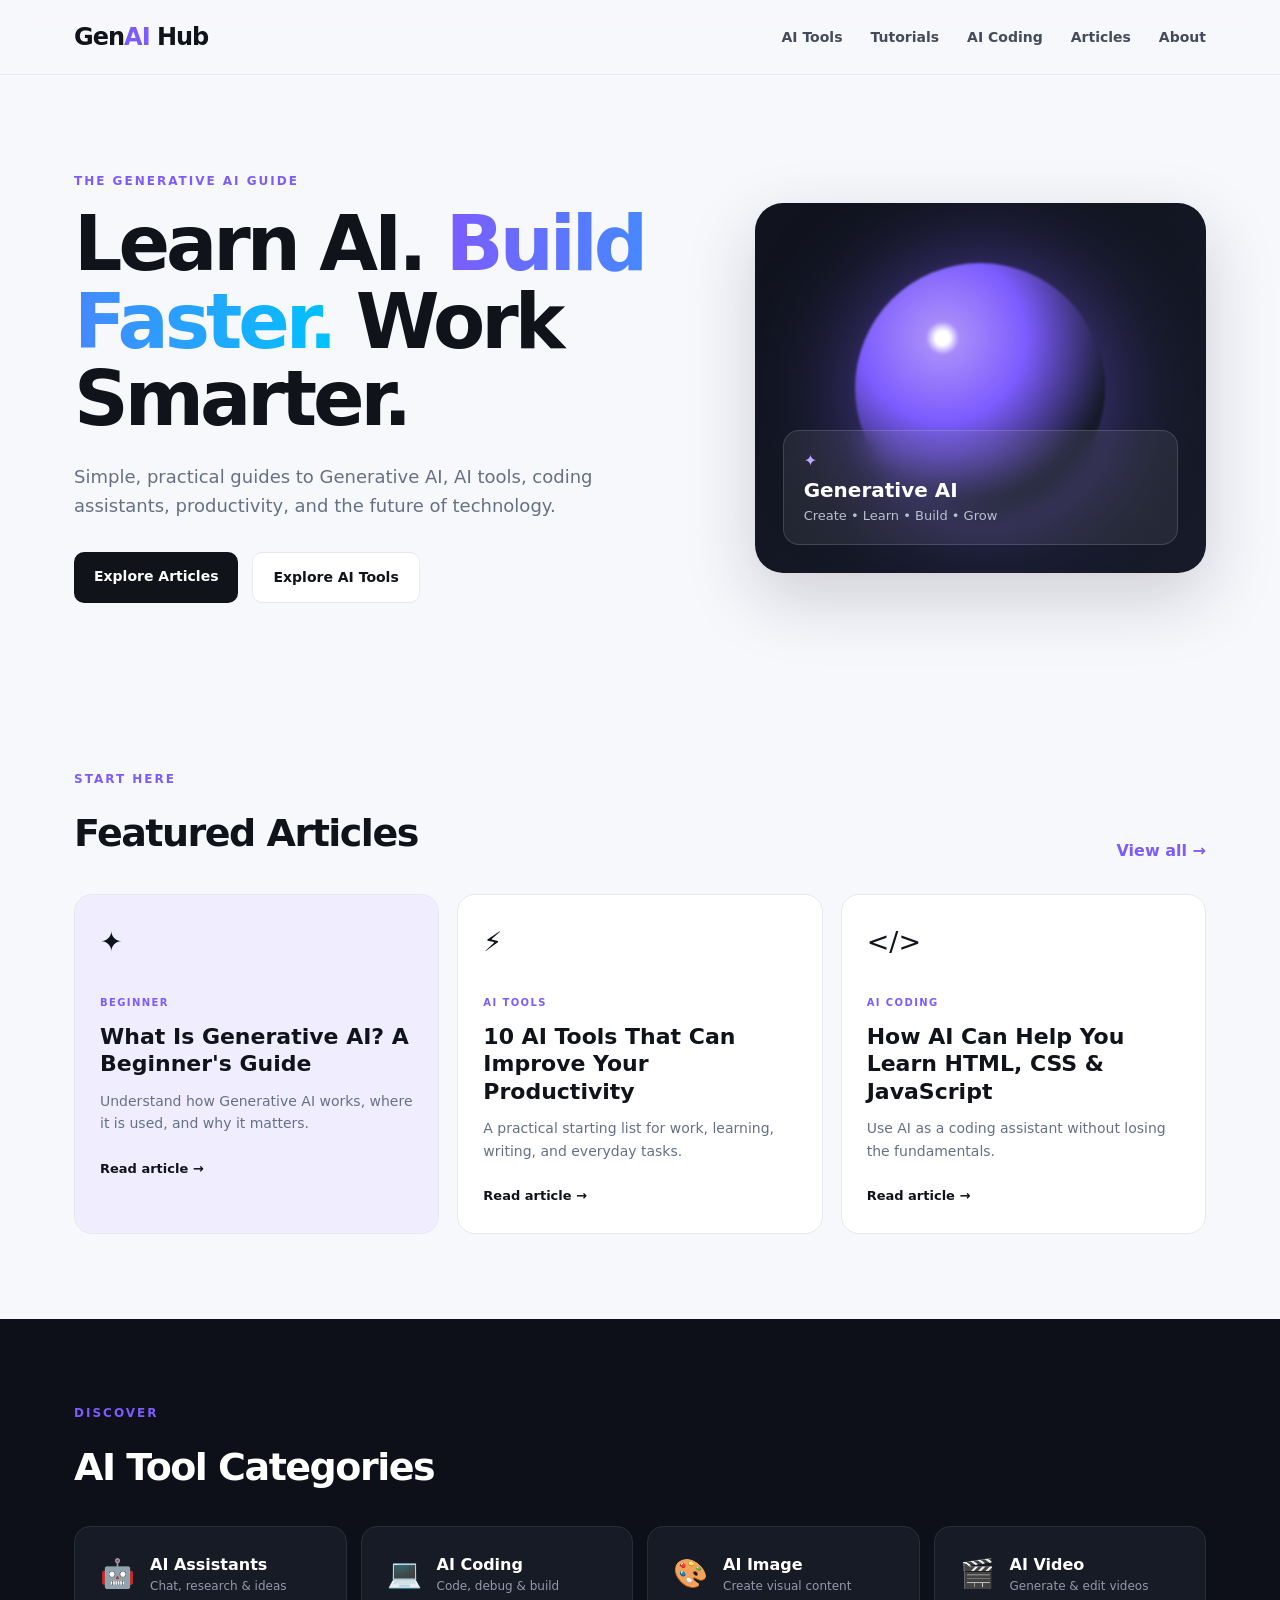
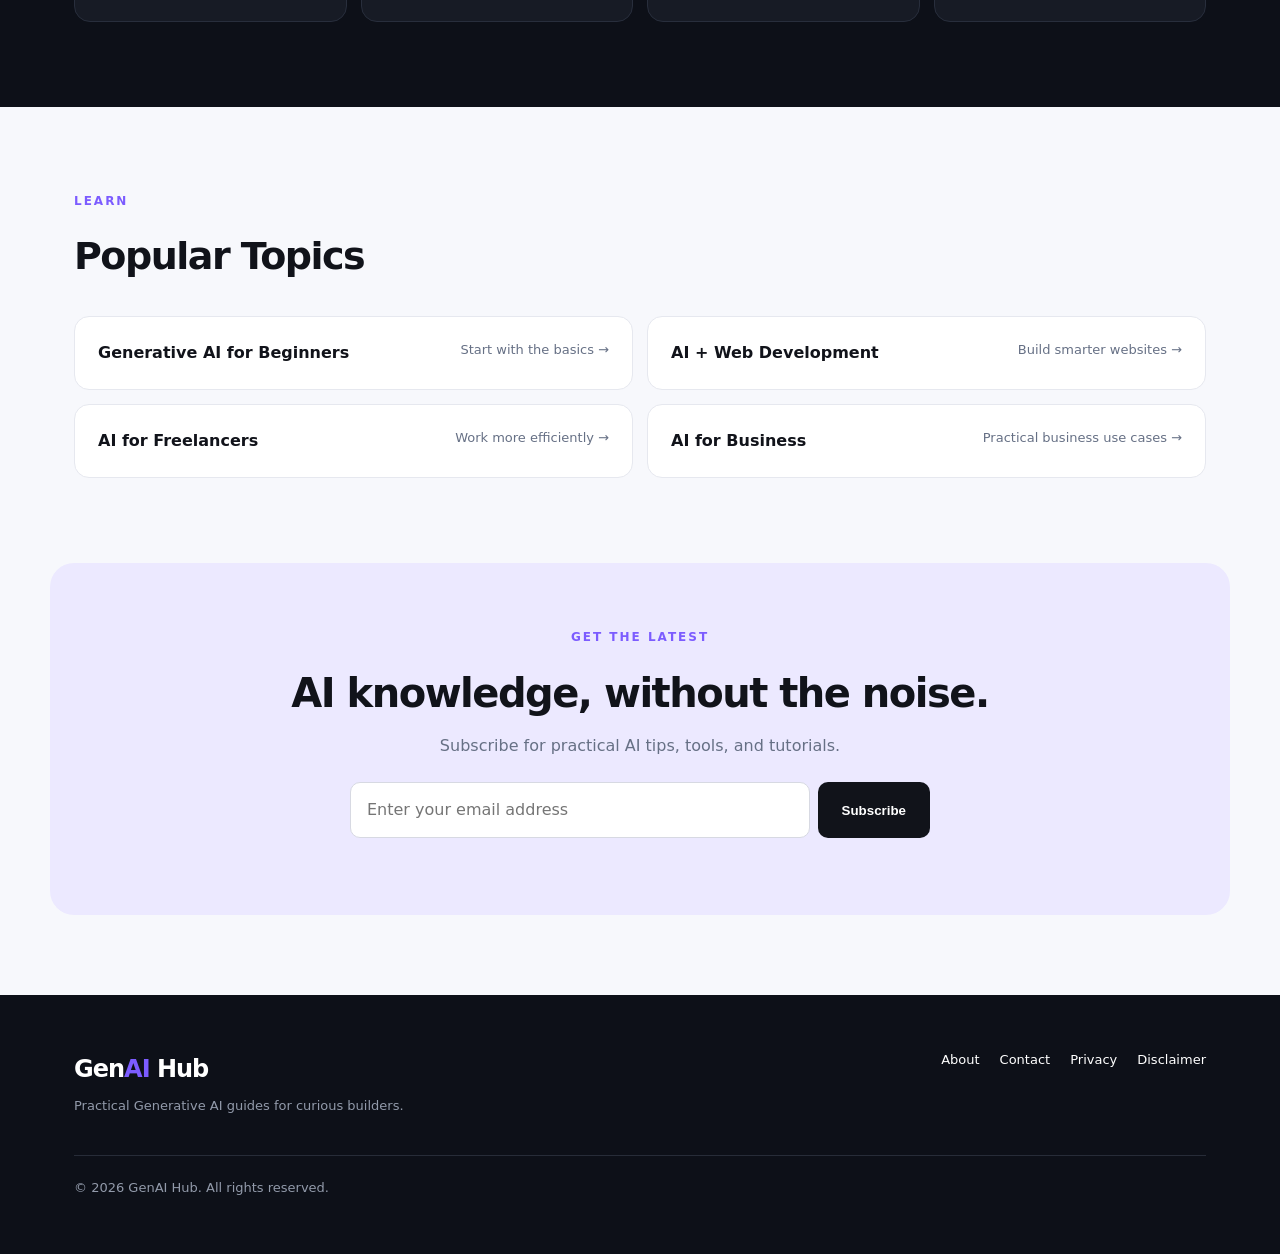
<file: index.html>
<!DOCTYPE html>
<html lang="en">
<head>
  <meta charset="UTF-8">
  <meta name="google-site-verification" content="WGdUQMG9fCwhk9cik7p3cuZQ8x976FnXrrU44WQ16_8" />
  <meta name="viewport" content="width=device-width, initial-scale=1.0">
  <meta name="description" content="GenAI Hub — practical guides, AI tools, coding tutorials, and beginner-friendly Generative AI insights.">
  <meta name="keywords" content="Generative AI, AI tools, AI coding, AI tutorials, artificial intelligence">
  <title>GenAI Hub | Learn Generative AI</title>
   <link rel="icon" type="image/png" href="icon-img.jpg">
  <link rel="stylesheet" href="css/style.css">
</head>
<body>
  <header class="site-header">
    <nav class="navbar">
      <a href="index.html" class="logo">Gen<span>AI</span> Hub</a>
      <button class="menu-toggle" aria-label="Open menu">☰</button>
      <div class="nav-links">
        <a href="#tools">AI Tools</a>
        <a href="#tutorials">Tutorials</a>
        <a href="#coding">AI Coding</a>
        <a href="#articles">Articles</a>
        <a href="about.html">About</a>
      </div>
    </nav>
  </header>

  <main>
    <section class="hero">
      <div class="hero-content">
        <p class="eyebrow">THE GENERATIVE AI GUIDE</p>
        <h1>Learn AI. <span>Build Faster.</span> Work Smarter.</h1>
        <p class="hero-text">
          Simple, practical guides to Generative AI, AI tools, coding assistants,
          productivity, and the future of technology.
        </p>
        <div class="hero-buttons">
          <a href="#articles" class="btn primary">Explore Articles</a>
          <a href="#tools" class="btn secondary">Explore AI Tools</a>
        </div>
      </div>
      <div class="hero-card">
        <div class="orb"></div>
        <div class="ai-panel">
          <span>✦</span>
          <h3>Generative AI</h3>
          <p>Create • Learn • Build • Grow</p>
        </div>
      </div>
    </section>

    <section class="section" id="articles">
      <div class="section-heading">
        <div>
          <p class="eyebrow">START HERE</p>
          <h2>Featured Articles</h2>
        </div>
        <a href="articles.html" class="view-all">View all →</a>
      </div>

      <div class="article-grid">
        <article class="article-card featured">
          <div class="card-icon">✦</div>
          <div>
            <span class="tag">BEGINNER</span>
            <h3>What Is Generative AI? A Beginner's Guide</h3>
            <p>Understand how Generative AI works, where it is used, and why it matters.</p>
            <a href="article-generative-ai.html">Read article →</a>
          </div>
        </article>

        <article class="article-card">
          <div class="card-icon">⚡</div>
          <span class="tag">AI TOOLS</span>
          <h3>10 AI Tools That Can Improve Your Productivity</h3>
          <p>A practical starting list for work, learning, writing, and everyday tasks.</p>
          <a href="articles.html">Read article →</a>
        </article>

        <article class="article-card">
          <div class="card-icon">&lt;/&gt;</div>
          <span class="tag">AI CODING</span>
          <h3>How AI Can Help You Learn HTML, CSS & JavaScript</h3>
          <p>Use AI as a coding assistant without losing the fundamentals.</p>
          <a href="articles.html">Read article →</a>
        </article>
      </div>
    </section>

    <section class="section dark-section" id="tools">
      <div class="section-heading">
        <div>
          <p class="eyebrow">DISCOVER</p>
          <h2>AI Tool Categories</h2>
        </div>
      </div>
      <div class="category-grid">
        <a href="articles.html" class="category"><span>🤖</span><div><h3>AI Assistants</h3><p>Chat, research & ideas</p></div></a>
        <a href="articles.html" class="category"><span>💻</span><div><h3>AI Coding</h3><p>Code, debug & build</p></div></a>
        <a href="articles.html" class="category"><span>🎨</span><div><h3>AI Image</h3><p>Create visual content</p></div></a>
        <a href="articles.html" class="category"><span>🎬</span><div><h3>AI Video</h3><p>Generate & edit videos</p></div></a>
      </div>
    </section>

    <section class="section" id="tutorials">
      <div class="section-heading">
        <div>
          <p class="eyebrow">LEARN</p>
          <h2>Popular Topics</h2>
        </div>
      </div>
      <div class="topic-grid">
        <a href="articles.html"><strong>Generative AI for Beginners</strong><span>Start with the basics →</span></a>
        <a href="articles.html" id="coding"><strong>AI + Web Development</strong><span>Build smarter websites →</span></a>
        <a href="articles.html"><strong>AI for Freelancers</strong><span>Work more efficiently →</span></a>
        <a href="articles.html"><strong>AI for Business</strong><span>Practical business use cases →</span></a>
      </div>
    </section>

    <section class="newsletter">
      <p class="eyebrow">GET THE LATEST</p>
      <h2>AI knowledge, without the noise.</h2>
      <p>Subscribe for practical AI tips, tools, and tutorials.</p>
      <form id="newsletterForm">
        <input type="email" id="email" placeholder="Enter your email address" required>
        <button type="submit">Subscribe</button>
      </form>
      <small id="formMessage"></small>
    </section>
  </main>

  <footer class="footer">
    <div>
      <a href="index.html" class="logo">Gen<span>AI</span> Hub</a>
      <p>Practical Generative AI guides for curious builders.</p>
    </div>
    <div class="footer-links">
      <a href="about.html">About</a>
      <a href="contact.html">Contact</a>
      <a href="privacy.html">Privacy</a>
      <a href="disclaimer.html">Disclaimer</a>
    </div>
    <p class="copyright">© 2026 GenAI Hub. All rights reserved.</p>
  </footer>

  <script src="js/script.js"></script>
</body>
</html>
</file>
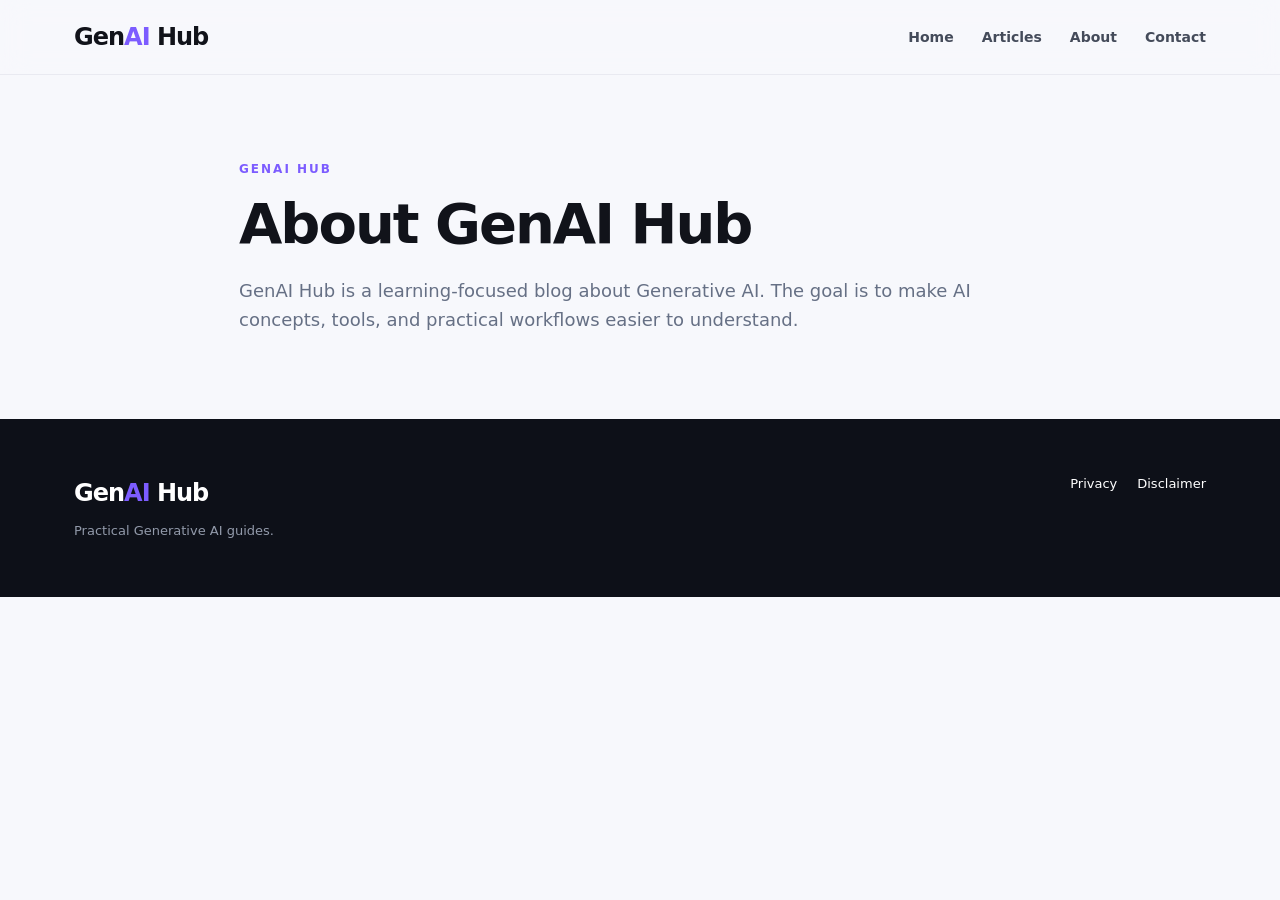
<file: about.html>
<!DOCTYPE html>
<html lang="en">

<head>
    <meta charset="UTF-8">
    <meta name="viewport" content="width=device-width,initial-scale=1.0">
    <title>About | GenAI Hub</title>
    <link rel="stylesheet" href="css/style.css">
</head>

<body>
    <header class="site-header">
        <nav class="navbar"><a href="index.html" class="logo">Gen<span>AI</span> Hub</a>
            <div class="nav-links"><a href="index.html">Home</a><a href="articles.html">Articles</a><a
                    href="about.html">About</a><a href="contact.html">Contact</a></div>
        </nav>
    </header>
    <main>
        <section class="section" style="max-width:850px">
            <p class="eyebrow">GENAI HUB</p>
            <h1 style="font-size:56px;line-height:1.1;letter-spacing:-2px">About GenAI Hub</h1>
            <p style="font-size:18px;color:var(--muted);margin-top:22px">GenAI Hub is a learning-focused blog about
                Generative AI. The goal is to make AI concepts, tools, and practical workflows easier to understand.</p>
        </section>
    </main>
    <footer class="footer">
        <div><a href="index.html" class="logo">Gen<span>AI</span> Hub</a>
            <p>Practical Generative AI guides.</p>
        </div>
        <div class="footer-links"><a href="privacy.html">Privacy</a><a href="disclaimer.html">Disclaimer</a></div>
    </footer>
</body>

</html>
</file>
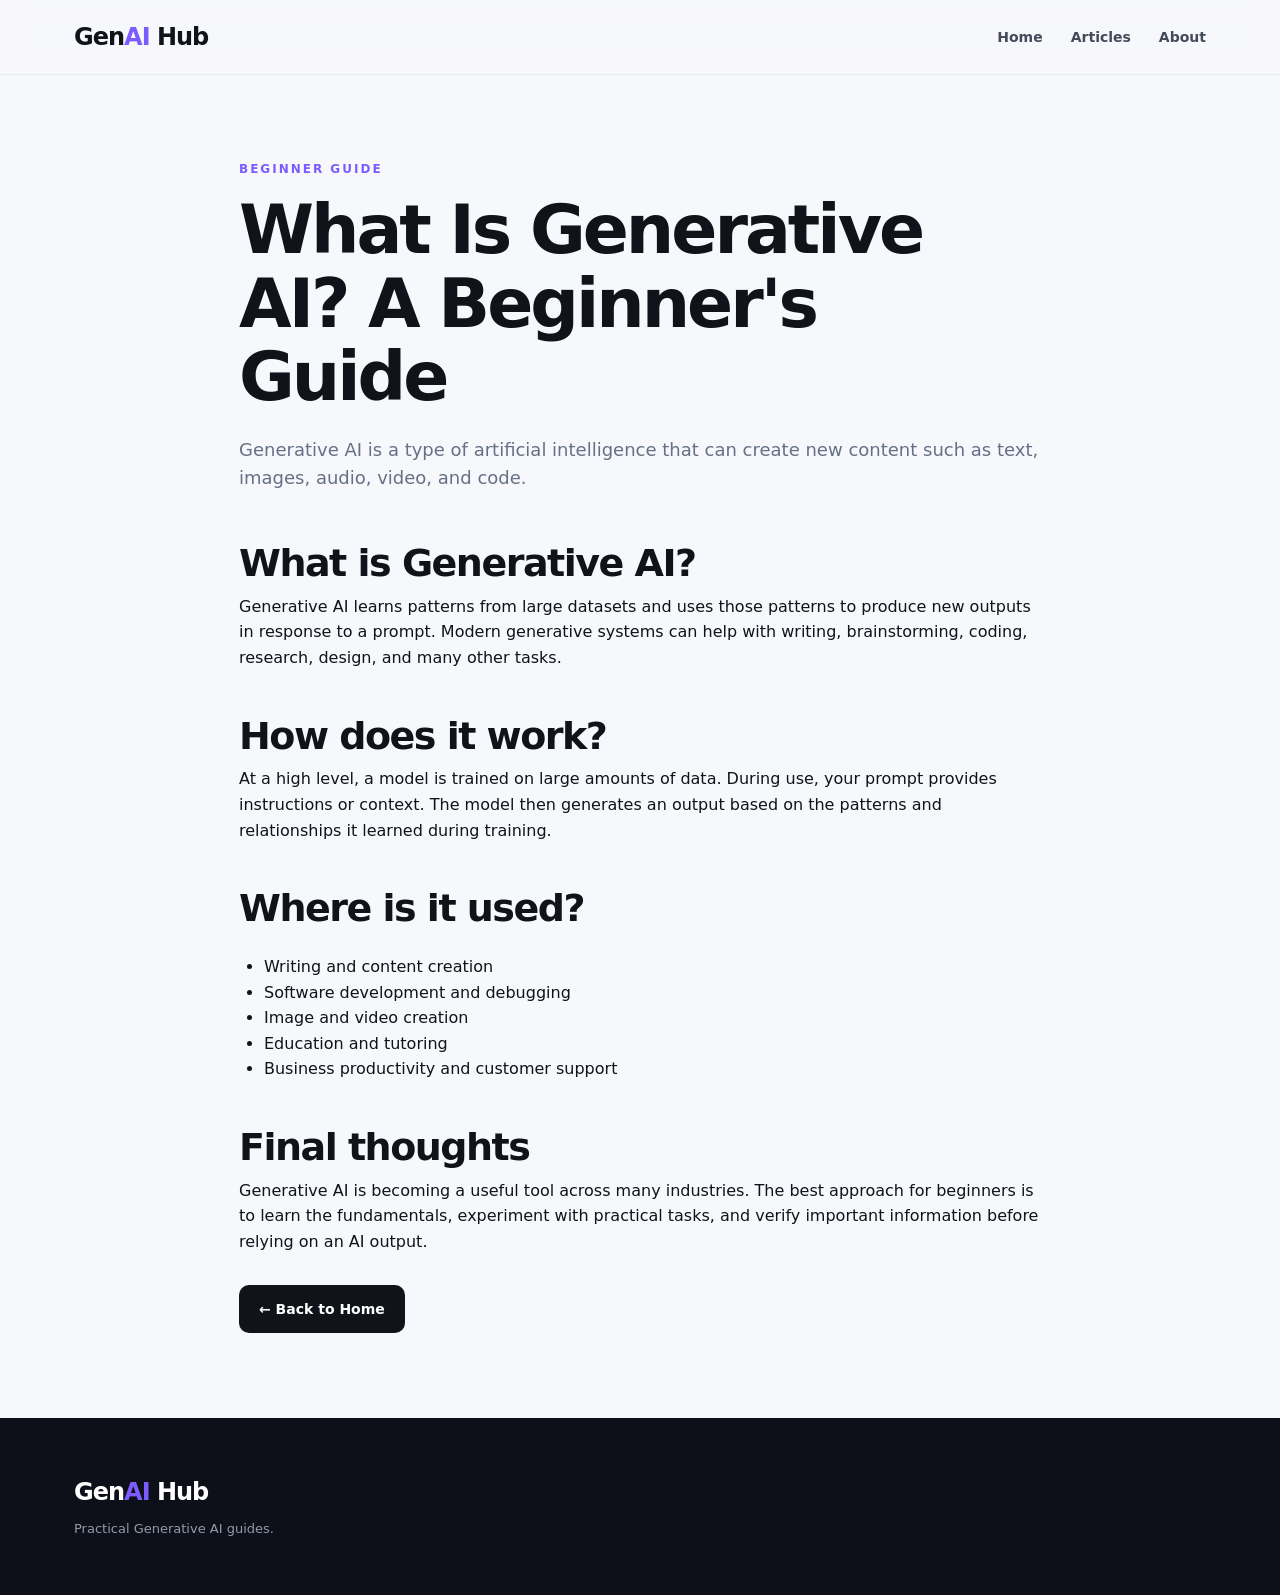
<file: article-generative-ai.html>
<!DOCTYPE html>
<html lang="en">

<head>
    <meta charset="UTF-8">
    <meta name="viewport" content="width=device-width,initial-scale=1.0">
    <title>What Is Generative AI? | GenAI Hub</title>
    <link rel="stylesheet" href="css/style.css">
</head>

<body>
    <header class="site-header">
        <nav class="navbar"><a href="index.html" class="logo">Gen<span>AI</span> Hub</a>
            <div class="nav-links"><a href="index.html">Home</a><a href="articles.html">Articles</a><a
                    href="about.html">About</a></div>
        </nav>
    </header>
    <main>
        <article class="section" style="max-width:850px">
            <p class="eyebrow">BEGINNER GUIDE</p>
            <h1 style="font-size:clamp(40px,6vw,68px);line-height:1.08;letter-spacing:-3px">What Is Generative AI? A
                Beginner's Guide</h1>
            <p style="color:var(--muted);font-size:18px;margin:22px 0 40px">Generative AI is a type of artificial
                intelligence that can create new content such as text, images, audio, video, and code.</p>
            <h2>What is Generative AI?</h2>
            <p>Generative AI learns patterns from large datasets and uses those patterns to produce new outputs in
                response to a prompt. Modern generative systems can help with writing, brainstorming, coding, research,
                design, and many other tasks.</p>
            <h2 style="margin-top:35px">How does it work?</h2>
            <p>At a high level, a model is trained on large amounts of data. During use, your prompt provides
                instructions or context. The model then generates an output based on the patterns and relationships it
                learned during training.</p>
            <h2 style="margin-top:35px">Where is it used?</h2>
            <ul style="margin:15px 0 0 25px">
                <li>Writing and content creation</li>
                <li>Software development and debugging</li>
                <li>Image and video creation</li>
                <li>Education and tutoring</li>
                <li>Business productivity and customer support</li>
            </ul>
            <h2 style="margin-top:35px">Final thoughts</h2>
            <p>Generative AI is becoming a useful tool across many industries. The best approach for beginners is to
                learn the fundamentals, experiment with practical tasks, and verify important information before relying
                on an AI output.</p>
            <a href="index.html" class="btn primary" style="display:inline-block;margin-top:30px">← Back to Home</a>
        </article>
    </main>
    <footer class="footer">
        <div><a href="index.html" class="logo">Gen<span>AI</span> Hub</a>
            <p>Practical Generative AI guides.</p>
        </div>
    </footer>
</body>

</html>
</file>
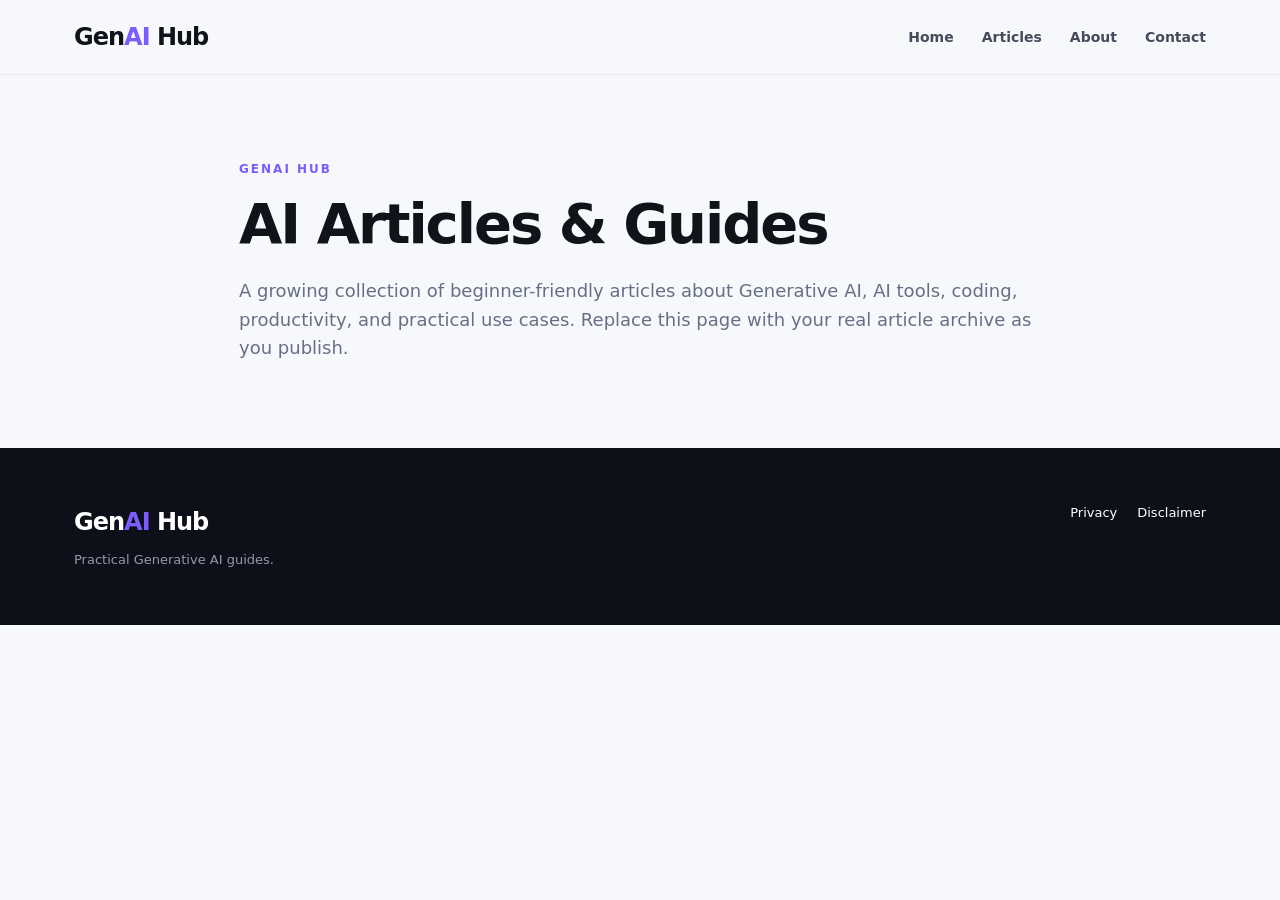
<file: articles.html>
<!DOCTYPE html>
<html lang="en">

<head>
    <meta charset="UTF-8">
    <meta name="viewport" content="width=device-width,initial-scale=1.0">
    <title>Articles | GenAI Hub</title>
    <link rel="stylesheet" href="css/style.css">
</head>

<body>
    <header class="site-header">
        <nav class="navbar"><a href="index.html" class="logo">Gen<span>AI</span> Hub</a>
            <div class="nav-links"><a href="index.html">Home</a><a href="articles.html">Articles</a><a
                    href="about.html">About</a><a href="contact.html">Contact</a></div>
        </nav>
    </header>
    <main>
        <section class="section" style="max-width:850px">
            <p class="eyebrow">GENAI HUB</p>
            <h1 style="font-size:56px;line-height:1.1;letter-spacing:-2px">AI Articles & Guides</h1>
            <p style="font-size:18px;color:var(--muted);margin-top:22px">A growing collection of beginner-friendly
                articles about Generative AI, AI tools, coding, productivity, and practical use cases. Replace this page
                with your real article archive as you publish.</p>
        </section>
    </main>
    <footer class="footer">
        <div><a href="index.html" class="logo">Gen<span>AI</span> Hub</a>
            <p>Practical Generative AI guides.</p>
        </div>
        <div class="footer-links"><a href="privacy.html">Privacy</a><a href="disclaimer.html">Disclaimer</a></div>
    </footer>
</body>

</html>
</file>
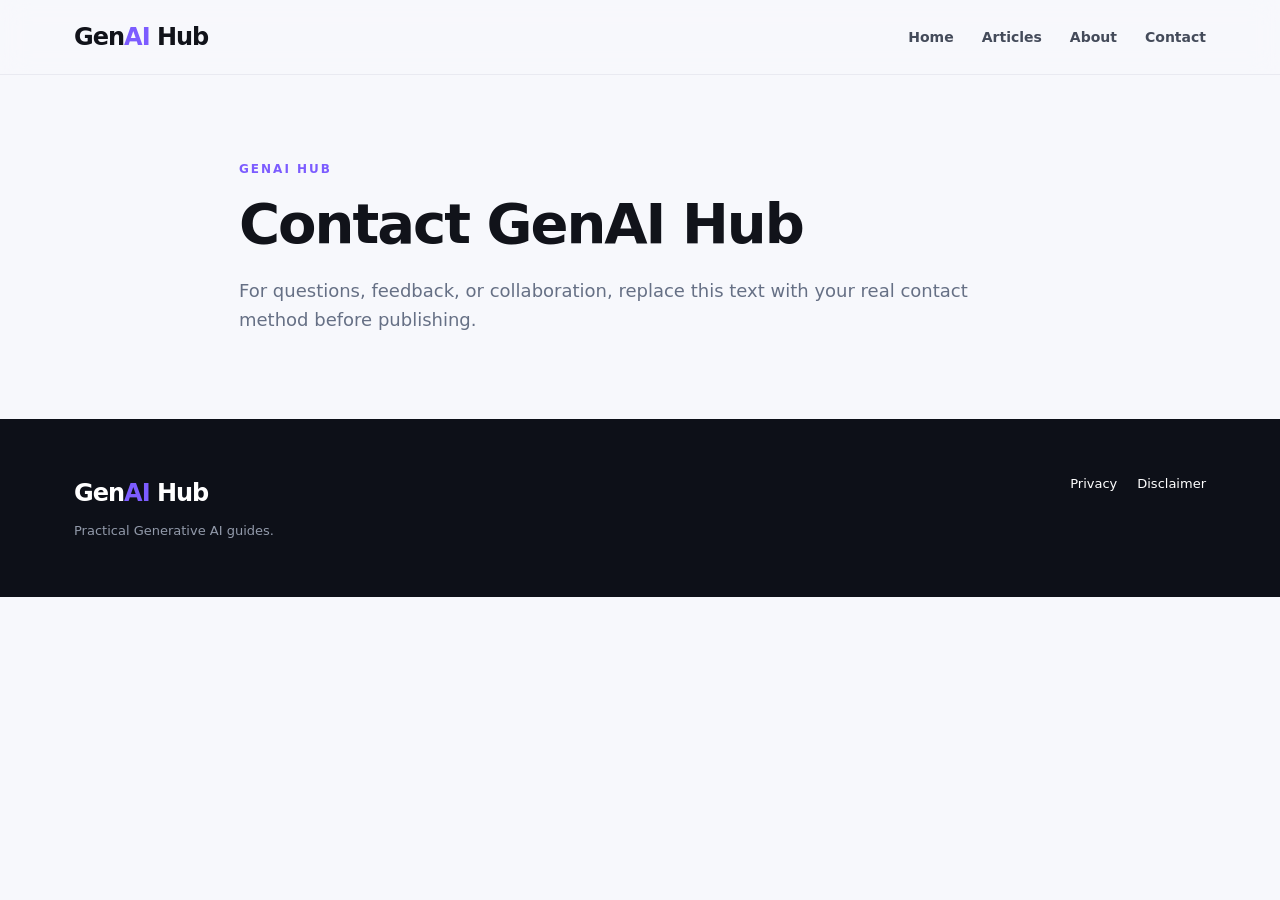
<file: contact.html>
<!DOCTYPE html>
<html lang="en">

<head>
    <meta charset="UTF-8">
    <meta name="viewport" content="width=device-width,initial-scale=1.0">
    <title>Contact | GenAI Hub</title>
    <link rel="stylesheet" href="css/style.css">
</head>

<body>
    <header class="site-header">
        <nav class="navbar"><a href="index.html" class="logo">Gen<span>AI</span> Hub</a>
            <div class="nav-links"><a href="index.html">Home</a><a href="articles.html">Articles</a><a
                    href="about.html">About</a><a href="contact.html">Contact</a></div>
        </nav>
    </header>
    <main>
        <section class="section" style="max-width:850px">
            <p class="eyebrow">GENAI HUB</p>
            <h1 style="font-size:56px;line-height:1.1;letter-spacing:-2px">Contact GenAI Hub</h1>
            <p style="font-size:18px;color:var(--muted);margin-top:22px">For questions, feedback, or collaboration,
                replace this text with your real contact method before publishing.</p>
        </section>
    </main>
    <footer class="footer">
        <div><a href="index.html" class="logo">Gen<span>AI</span> Hub</a>
            <p>Practical Generative AI guides.</p>
        </div>
        <div class="footer-links"><a href="privacy.html">Privacy</a><a href="disclaimer.html">Disclaimer</a></div>
    </footer>
</body>

</html>
</file>
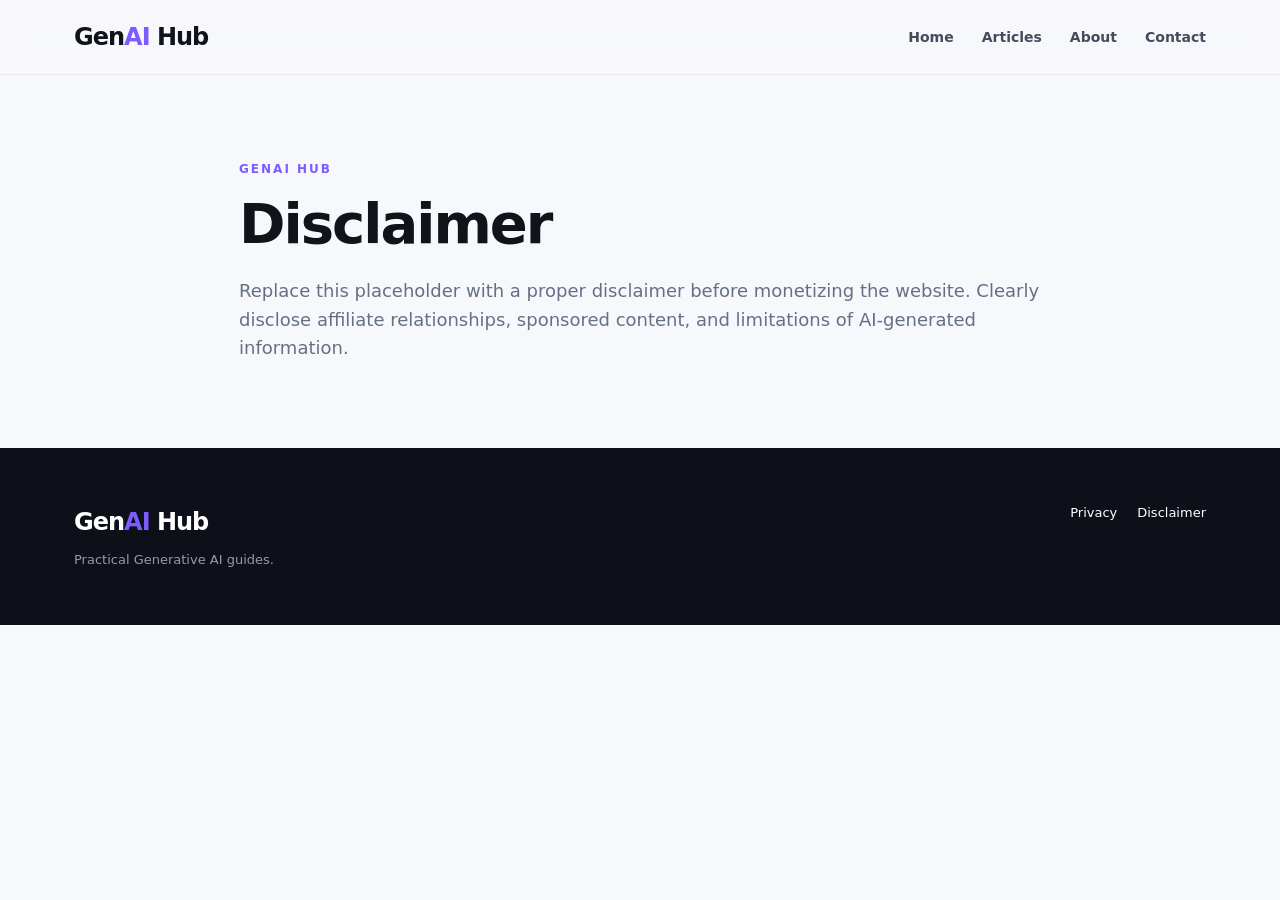
<file: disclaimer.html>
<!DOCTYPE html>
<html lang="en">
    <head>
        <meta charset="UTF-8">
        <meta name="viewport" content="width=device-width,initial-scale=1.0">
        <title>Disclaimer | GenAI Hub</title>
        <link rel="stylesheet" href="css/style.css">
    </head>
    <body>
        <header class="site-header">
            <nav class="navbar">
                <a href="index.html" class="logo">Gen<span>AI</span> Hub</a>
                <div class="nav-links">
                    <a href="index.html">Home</a>
                    <a href="articles.html">Articles</a>
                    <a href="about.html">About</a>
                    <a href="contact.html">Contact</a>
                </div>
            </nav>
        </header>
        <main>
            <section class="section" style="max-width:850px">
                <p class="eyebrow">GENAI HUB</p>
                <h1 style="font-size:56px;line-height:1.1;letter-spacing:-2px">Disclaimer</h1>
                <p style="font-size:18px;color:var(--muted);margin-top:22px">Replace this placeholder with a proper disclaimer before monetizing the website. Clearly disclose affiliate relationships, sponsored content, and limitations of AI-generated information.</p>
            </section>
        </main>
        <footer class="footer">
            <div>
                <a href="index.html" class="logo">Gen<span>AI</span> Hub</a>
                <p>Practical Generative AI guides.</p>
            </div>
            <div class="footer-links">
                <a href="privacy.html">Privacy</a>
                <a href="disclaimer.html">Disclaimer</a>
            </div>
        </footer>
    </body>
</html>
</file>
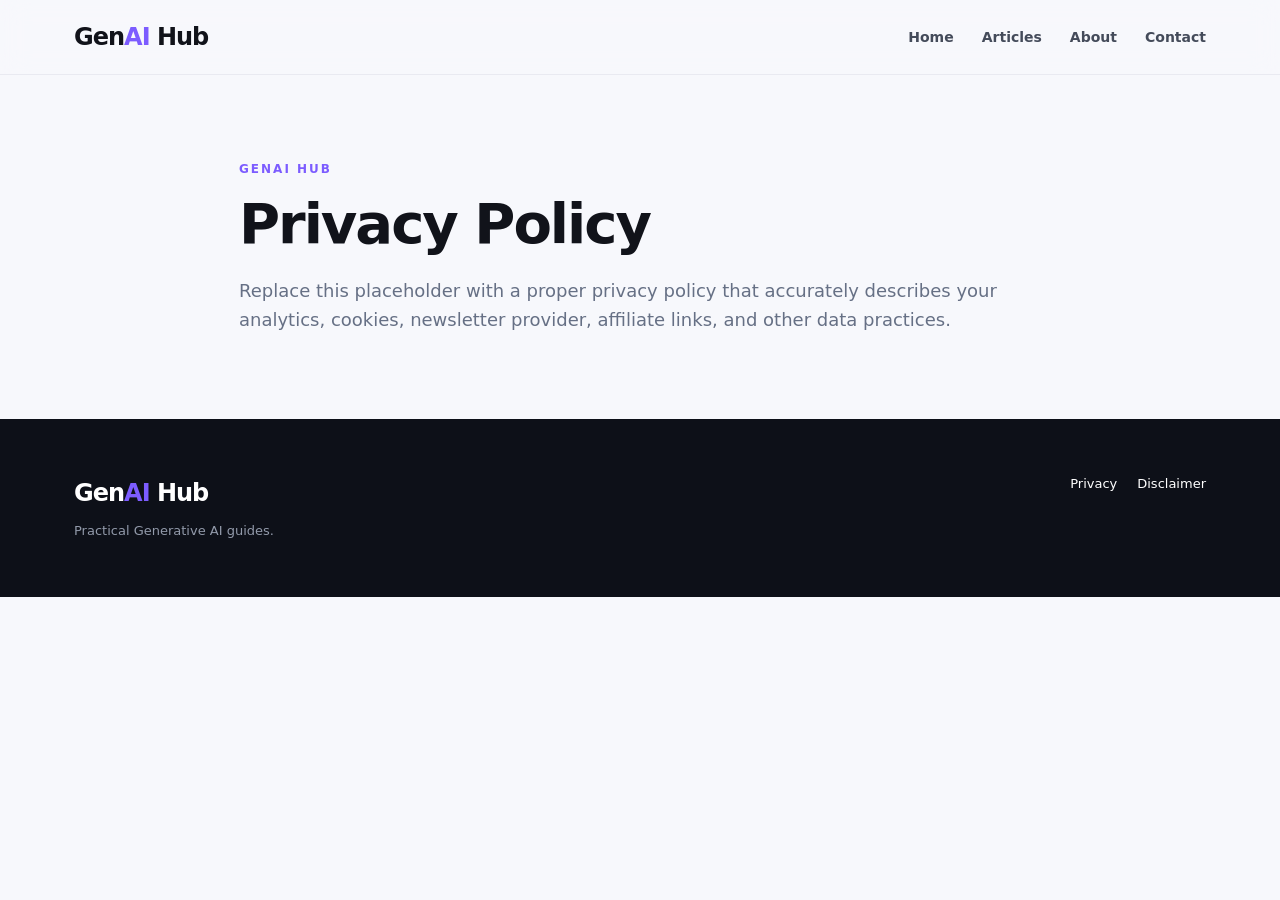
<file: privacy.html>
<!DOCTYPE html>
<html lang="en">

<head>
    <meta charset="UTF-8">
    <meta name="viewport" content="width=device-width,initial-scale=1.0">
    <title>Privacy Policy | GenAI Hub</title>
    <link rel="stylesheet" href="css/style.css">
</head>

<body>
    <header class="site-header">
        <nav class="navbar"><a href="index.html" class="logo">Gen<span>AI</span> Hub</a>
            <div class="nav-links"><a href="index.html">Home</a><a href="articles.html">Articles</a><a
                    href="about.html">About</a><a href="contact.html">Contact</a></div>
        </nav>
    </header>
    <main>
        <section class="section" style="max-width:850px">
            <p class="eyebrow">GENAI HUB</p>
            <h1 style="font-size:56px;line-height:1.1;letter-spacing:-2px">Privacy Policy</h1>
            <p style="font-size:18px;color:var(--muted);margin-top:22px">Replace this placeholder with a proper privacy
                policy that accurately describes your analytics, cookies, newsletter provider, affiliate links, and
                other data practices.</p>
        </section>
    </main>
    <footer class="footer">
        <div><a href="index.html" class="logo">Gen<span>AI</span> Hub</a>
            <p>Practical Generative AI guides.</p>
        </div>
        <div class="footer-links"><a href="privacy.html">Privacy</a><a href="disclaimer.html">Disclaimer</a></div>
    </footer>
</body>

</html>
</file>
<file: css/style.css>
* {
    box-sizing: border-box;
    margin: 0;
    padding: 0
}

:root {
    --bg: #f7f8fc;
    --text: #11131a;
    --muted: #667085;
    --line: #e6e8ef;
    --dark: #0d1018;
    --accent: #7c5cff;
    --accent2: #00c2ff
}

html {
    scroll-behavior: smooth
}

body {
    font-family: Inter, system-ui, -apple-system, BlinkMacSystemFont, "Segoe UI", sans-serif;
    background: var(--bg);
    color: var(--text);
    line-height: 1.6
}

a {
    text-decoration: none;
    color: inherit
}

.site-header {
    position: sticky;
    top: 0;
    z-index: 1000;
    background: rgba(247, 248, 252, .88);
    backdrop-filter: blur(14px);
    border-bottom: 1px solid rgba(230, 232, 239, .8)
}

.navbar {
    max-width: 1180px;
    margin: auto;
    min-height: 74px;
    padding: 0 24px;
    display: flex;
    align-items: center;
    justify-content: space-between;
    gap: 30px
}

.logo {
    font-size: 24px;
    font-weight: 850;
    letter-spacing: -1px
}

.logo span {
    color: var(--accent)
}

.nav-links {
    display: flex;
    align-items: center;
    gap: 28px;
    font-size: 14px;
    font-weight: 650
}

.nav-links a {
    color: #444b5a;
    transition: .2s
}

.nav-links a:hover {
    color: var(--accent)
}

.menu-toggle {
    display: none;
    border: 0;
    background: none;
    font-size: 25px;
    cursor: pointer
}

.hero {
    max-width: 1180px;
    margin: auto;
    min-height: 610px;
    padding: 85px 24px 70px;
    display: grid;
    grid-template-columns: 1.15fr .85fr;
    align-items: center;
    gap: 70px
}

.eyebrow {
    font-size: 12px;
    font-weight: 800;
    letter-spacing: 2px;
    color: var(--accent);
    margin-bottom: 14px
}

.hero h1 {
    font-size: clamp(45px, 6vw, 76px);
    line-height: 1.02;
    letter-spacing: -4px;
    max-width: 720px
}

.hero h1 span {
    background: linear-gradient(90deg, var(--accent), var(--accent2));
    -webkit-background-clip: text;
    background-clip: text;
    color: transparent
}

.hero-text {
    font-size: 18px;
    color: var(--muted);
    max-width: 650px;
    margin: 25px 0 32px
}

.hero-buttons {
    display: flex;
    gap: 14px;
    flex-wrap: wrap
}

.btn {
    padding: 13px 20px;
    border-radius: 10px;
    font-weight: 750;
    font-size: 14px
}

.primary {
    background: var(--text);
    color: #fff
}

.secondary {
    border: 1px solid var(--line);
    background: #fff
}

.hero-card {
    min-height: 370px;
    border-radius: 28px;
    background: linear-gradient(145deg, #10131d, #171b29);
    position: relative;
    overflow: hidden;
    display: flex;
    align-items: center;
    justify-content: center;
    box-shadow: 0 25px 70px rgba(20, 20, 40, .18)
}

.orb {
    width: 250px;
    height: 250px;
    border-radius: 50%;
    background: radial-gradient(circle at 35% 30%, #fff 0 3%, #a78bfa 7%, #7c5cff 35%, #161a28 72%);
    filter: blur(1px);
    box-shadow: 0 0 100px rgba(124, 92, 255, .55);
    animation: float 5s ease-in-out infinite
}

.ai-panel {
    position: absolute;
    bottom: 28px;
    left: 28px;
    right: 28px;
    padding: 17px 20px;
    border: 1px solid rgba(255, 255, 255, .14);
    border-radius: 16px;
    background: rgba(255, 255, 255, .07);
    backdrop-filter: blur(12px);
    color: white
}

.ai-panel span {
    color: #b9a8ff
}

.ai-panel h3 {
    font-size: 20px
}

.ai-panel p {
    color: #b9c0d0;
    font-size: 13px
}

@keyframes float {
    50% {
        transform: translateY(-15px) scale(1.03)
    }
}

.section {
    max-width: 1180px;
    margin: auto;
    padding: 85px 24px
}

.section-heading {
    display: flex;
    justify-content: space-between;
    align-items: end;
    margin-bottom: 30px
}

.section h2 {
    font-size: 38px;
    letter-spacing: -1.5px
}

.view-all {
    font-weight: 750;
    color: var(--accent)
}

.article-grid {
    display: grid;
    grid-template-columns: repeat(3, 1fr);
    gap: 18px
}

.article-card {
    background: #fff;
    border: 1px solid var(--line);
    border-radius: 18px;
    padding: 25px;
    min-height: 290px;
    transition: .25s
}

.article-card:hover {
    transform: translateY(-5px);
    box-shadow: 0 18px 40px rgba(20, 20, 40, .08)
}

.article-card.featured {
    background: #f0edff
}

.card-icon {
    font-size: 27px;
    margin-bottom: 25px
}

.tag {
    font-size: 10px;
    font-weight: 850;
    letter-spacing: 1.4px;
    color: var(--accent)
}

.article-card h3 {
    font-size: 22px;
    line-height: 1.25;
    margin: 9px 0 12px
}

.article-card p {
    color: var(--muted);
    font-size: 14px;
    margin-bottom: 20px
}

.article-card a {
    font-size: 13px;
    font-weight: 800
}

.dark-section {
    max-width: none;
    background: var(--dark);
    color: #fff;
    padding-left: max(24px, calc((100% - 1132px)/2));
    padding-right: max(24px, calc((100% - 1132px)/2))
}

.dark-section .section-heading {
    margin-bottom: 28px
}

.category-grid {
    display: grid;
    grid-template-columns: repeat(4, 1fr);
    gap: 14px
}

.category {
    padding: 25px;
    background: #171b25;
    border: 1px solid #282e3c;
    border-radius: 16px;
    display: flex;
    gap: 15px;
    align-items: center;
    transition: .25s
}

.category:hover {
    border-color: #6550d9;
    transform: translateY(-3px)
}

.category>span {
    font-size: 28px
}

.category h3 {
    font-size: 16px
}

.category p {
    color: #929aaa;
    font-size: 12px
}

.topic-grid {
    display: grid;
    grid-template-columns: repeat(2, 1fr);
    gap: 14px
}

.topic-grid a {
    background: #fff;
    border: 1px solid var(--line);
    padding: 23px;
    border-radius: 15px;
    display: flex;
    justify-content: space-between;
    gap: 15px
}

.topic-grid span {
    color: var(--muted);
    font-size: 13px
}

.newsletter {
    max-width: 1180px;
    margin: 0 auto 80px;
    padding: 65px 24px;
    text-align: center;
    border-radius: 24px;
    background: #ece9ff
}

.newsletter h2 {
    font-size: 40px;
    letter-spacing: -1.5px
}

.newsletter p:not(.eyebrow) {
    color: var(--muted);
    margin: 8px 0 24px
}

.newsletter form {
    max-width: 580px;
    margin: auto;
    display: flex;
    gap: 8px
}

.newsletter input {
    flex: 1;
    border: 1px solid #d7d9e2;
    border-radius: 10px;
    padding: 14px 16px;
    font: inherit
}

.newsletter button {
    border: 0;
    background: var(--text);
    color: #fff;
    border-radius: 10px;
    padding: 0 24px;
    font-weight: 750;
    cursor: pointer
}

.newsletter small {
    display: block;
    margin-top: 12px;
    color: var(--accent)
}

.footer {
    background: #0d1018;
    color: #fff;
    padding: 55px max(24px, calc((100% - 1132px)/2));
    display: grid;
    grid-template-columns: 1fr auto;
    gap: 30px
}

.footer p {
    color: #929aaa;
    font-size: 13px;
    margin-top: 8px
}

.footer-links {
    display: flex;
    gap: 20px;
    align-items: start;
    font-size: 13px
}

.copyright {
    grid-column: 1/-1;
    border-top: 1px solid #272c38;
    padding-top: 22px
}

@media(max-width:800px) {
    .menu-toggle {
        display: block
    }

    .nav-links {
        display: none;
        position: absolute;
        top: 74px;
        left: 0;
        right: 0;
        background: var(--bg);
        padding: 20px 24px;
        flex-direction: column;
        align-items: flex-start;
        border-bottom: 1px solid var(--line)
    }

    .nav-links.open {
        display: flex
    }

    .hero {
        grid-template-columns: 1fr;
        padding-top: 60px
    }

    .hero-card {
        min-height: 300px
    }

    .article-grid,
    .category-grid {
        grid-template-columns: 1fr 1fr
    }

    .topic-grid {
        grid-template-columns: 1fr
    }

    .footer {
        grid-template-columns: 1fr
    }

    .footer-links {
        flex-wrap: wrap
    }

    .copyright {
        grid-column: auto
    }
}

@media(max-width:540px) {
    .navbar {
        padding: 0 16px
    }

    .hero,
    .section {
        padding-left: 16px;
        padding-right: 16px
    }

    .hero h1 {
        font-size: 46px;
        letter-spacing: -2.5px
    }

    .article-grid,
    .category-grid {
        grid-template-columns: 1fr
    }

    .newsletter {
        margin-left: 16px;
        margin-right: 16px
    }

    .newsletter h2 {
        font-size: 31px
    }

    .newsletter form {
        flex-direction: column
    }

    .newsletter button {
        height: 48px
    }

    .section-heading {
        align-items: start;
        gap: 15px;
        flex-direction: column
    }

    .footer {
        padding-left: 20px;
        padding-right: 20px
    }
}
</file>
